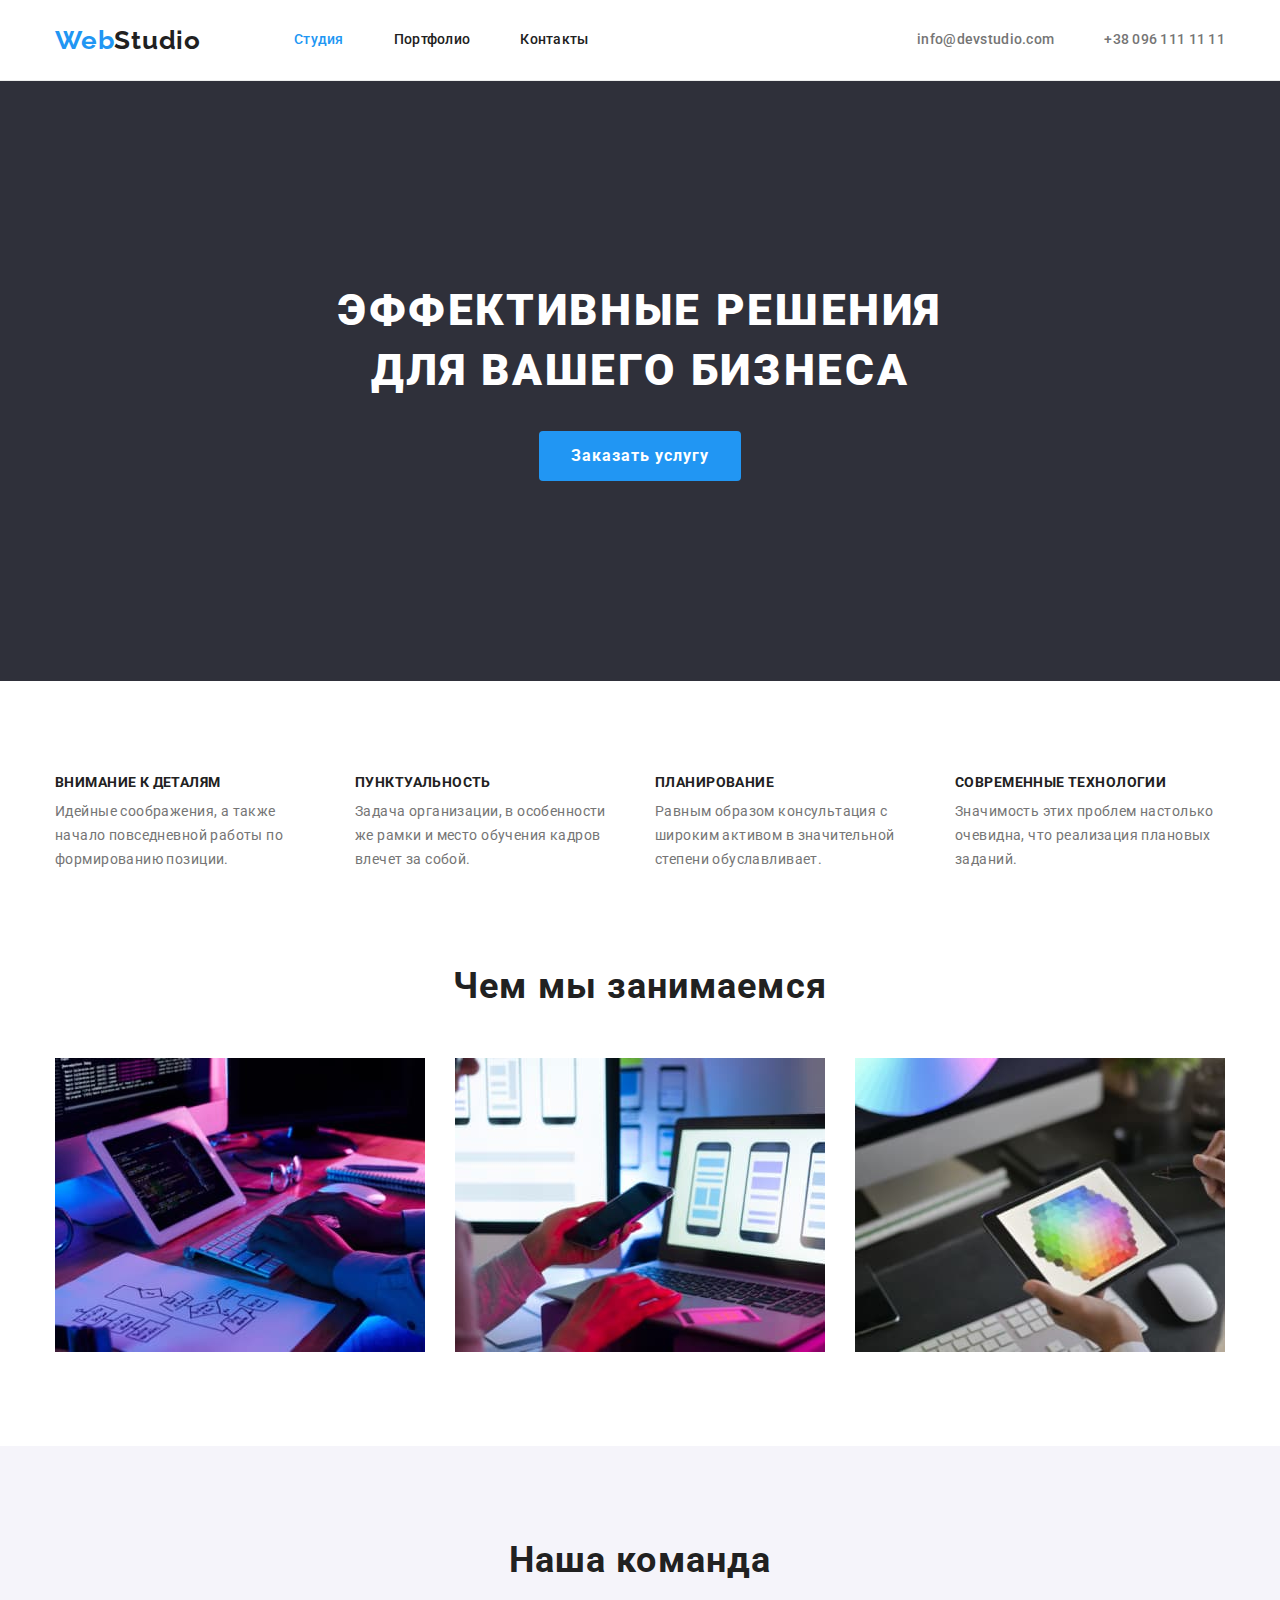
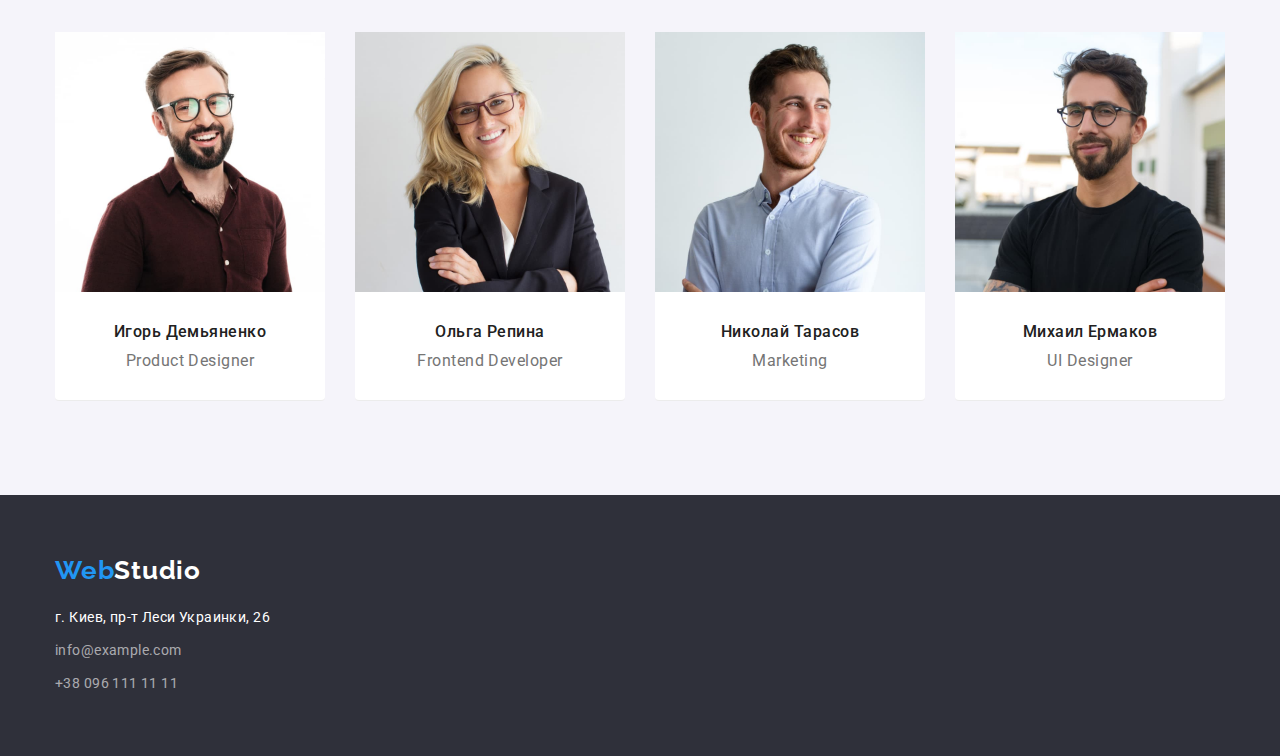
<file: index.html>
<!DOCTYPE html>
<html lang="ru">
	<head>
		<meta charset="UTF-8">
		<meta http-equiv="X-UA-Compatible" content="IE=edge">
		<meta name="viewport" content="width=device-width, initial-scale=1.0">
		<title>Web Studio</title>
		<link rel="preconnect" href="https://fonts.googleapis.com">
		<link rel="preconnect" href="https://fonts.gstatic.com" crossorigin>
		<link href="https://fonts.googleapis.com/css2?family=Raleway:wght@700&family=Roboto:wght@400;500;700;900&display=swap" rel="stylesheet">
		<link rel="stylesheet" href="https://cdn.jsdelivr.net/npm/modern-normalize@1.1.0/modern-normalize.min.css">
		<link rel="stylesheet" href="./css/styles.css" type="text/css">
	</head>

<body>
	<header class="page-header">
		<div class="container header-container">
			<a class="logo" href="./index.html" lang="en">Web<span class="logo-header">Studio</span></a>
		<nav>
			<ul class="navigation-list list">
					<li class="navigation-item"><a class="item-current" href="./index.html">Студия</a></li>
					<li class="navigation-item"><a class="item" href="./portfolio.html">Портфолио</a></li>
					<li class="navigation-item"><a class="item" href="">Контакты</a></li>
			</ul>
		</nav>
			<ul class="contact-group list">
				<li class="contact"><a class="contacts" href="mailto:info@devstudio.com">info@devstudio.com</a></li>
				<li class="contact"><a class="contacts" href="tel:+380961111111">+38 096 111 11 11</a></li>
			</ul>
		</div>
	</header>

<main>
	<!-- Section - hero -->
	<section class="section hero">
		<div class="container hero-container">
		<h1 class="hero-title">Эффективные решения<br> для вашего бизнеса</h1>
			<button class="btn-hero" type="button">Заказать услугу</button>
		</div>
	</section>

	<!-- Section - advantages -->
	<section class="section">
		<div class="container">
		<h2 class="visually-hidden">Наши приемущества</h2>
		<ul class="list advantage">
					<li class="advantage-item">
						<h3 class="advantage-title">Внимание к деталям</h3>
						<p class="advantage-text">Идейные соображения, а также начало повседневной работы по формированию позиции.</p>
					</li>
					<li class="advantage-item">
						<h3 class="advantage-title">Пунктуальность</h3>
						<p class="advantage-text">Задача организации, в особенности же рамки и место обучения кадров влечет за собой.</p>
					</li>
					<li class="advantage-item">
						<h3 class="advantage-title">Планирование</h3>
						<p class="advantage-text">Равным образом консультация с широким активом в значительной степени обуславливает.</p>
					</li>
					<li class="advantage-item">
						<h3 class="advantage-title">Современные технологии</h3>
						<p class="advantage-text">Значимость этих проблем настолько очевидна, что реализация плановых заданий.</p>
					</li>
			</ul>
		</div>
	</section>	

	<!-- Section - activities -->
	<section class="section activities">
		<div class="container">
		<h2 class="section-title">Чем мы занимаемся</h2>
			<ul class="list images">
				<li class="image">
					<img src="./images/marking-up.jpg" alt="marking-up-web-pages" width="370" height="294" />
				</li>
				<li class="image">
					<img src="./images/ui-ux.jpg" alt="ui-ux-design" width="370" height="294" />
				</li>
				<li class="image">
					<img src="./images/color-matching.jpg" alt="color-matching-for-web-design" width="370" height="294" />
				</li>
			</ul>
		</div>
	</section>
	
	<!-- Section - team -->
	<section class="section team">
		<div class="container">
		<h2  class="section-title">Наша команда</h2>
			<ul class="list team-list">
				<li class="team-block">
					<img 
						src="./images/team/img-1.jpg" 
						alt="Ihor-Demianenko" 
						width="270" 
						height="260"/>				
				<div class="character">
				<h3 class="teammate">Игорь Демьяненко</h3>
					<p class="team-paragraph" lang="en">Product Designer</p>
				</div>
				</li>
				<li class="team-block">
					<img 
						src="./images/team/img-2.jpg" 
						alt="Olha-Repina" 
						width="270" 
						height="260"/>				
				<div class="character">
				<h3 class="teammate">Ольга Репина</h3>
					<p class="team-paragraph" lang="en">Frontend Developer</p>
				</div>					
				</li>
				<li class="team-block">
					<img 
						src="./images/team/img-3.jpg" 
						alt="Nikolai-Tarasov" 
						width="270" 
						height="260"/>				
				<div class="character">
				<h3 class="teammate">Николай Тарасов</h3>
					<p class="team-paragraph" lang="en">Marketing</p>
				</div>
				</li>
				<li class="team-block">
					<img 
						src="./images/team/img-4.jpg" 
						alt="Mihail-Ermakov" 
						width="270" 
						height="260"/>				
				<div class="character">
				<h3 class="teammate">Михаил Ермаков</h3>
					<p class="team-paragraph" lang="en">UI Designer</p>				
				</div>
				</li>
			</ul>
		</div>
	</section>
</main>

<!-- Footer -->
<footer class="footer">
	<div class="container">
	<a class="logo-footer" href="./index.html" lang="en">Web<span class="logo-white">Studio</span></a>
	<address class="address">
		<ul class="list">
			<li class="link-address">
				<a class="footer-address" href="https://goo.gl/maps/NUQyk9xULY4GFTw99" target="_blank" 
				rel="noopener noreferrer">г. Киев, пр-т Леси
					Украинки, 26</a>
			</li>
			<li class="footer-contacts">
				<a class="footer-link" href="mailto:info@devstudio.com">info@example.com</a>
			</li>
			<li class="footer-contacts">
				<a class="footer-link" href="tel:+380961111111">+38 096 111 11 11</a>
			</li>
		</ul>
	</address>
	</div>
</footer>
</body>
</html>
</file>
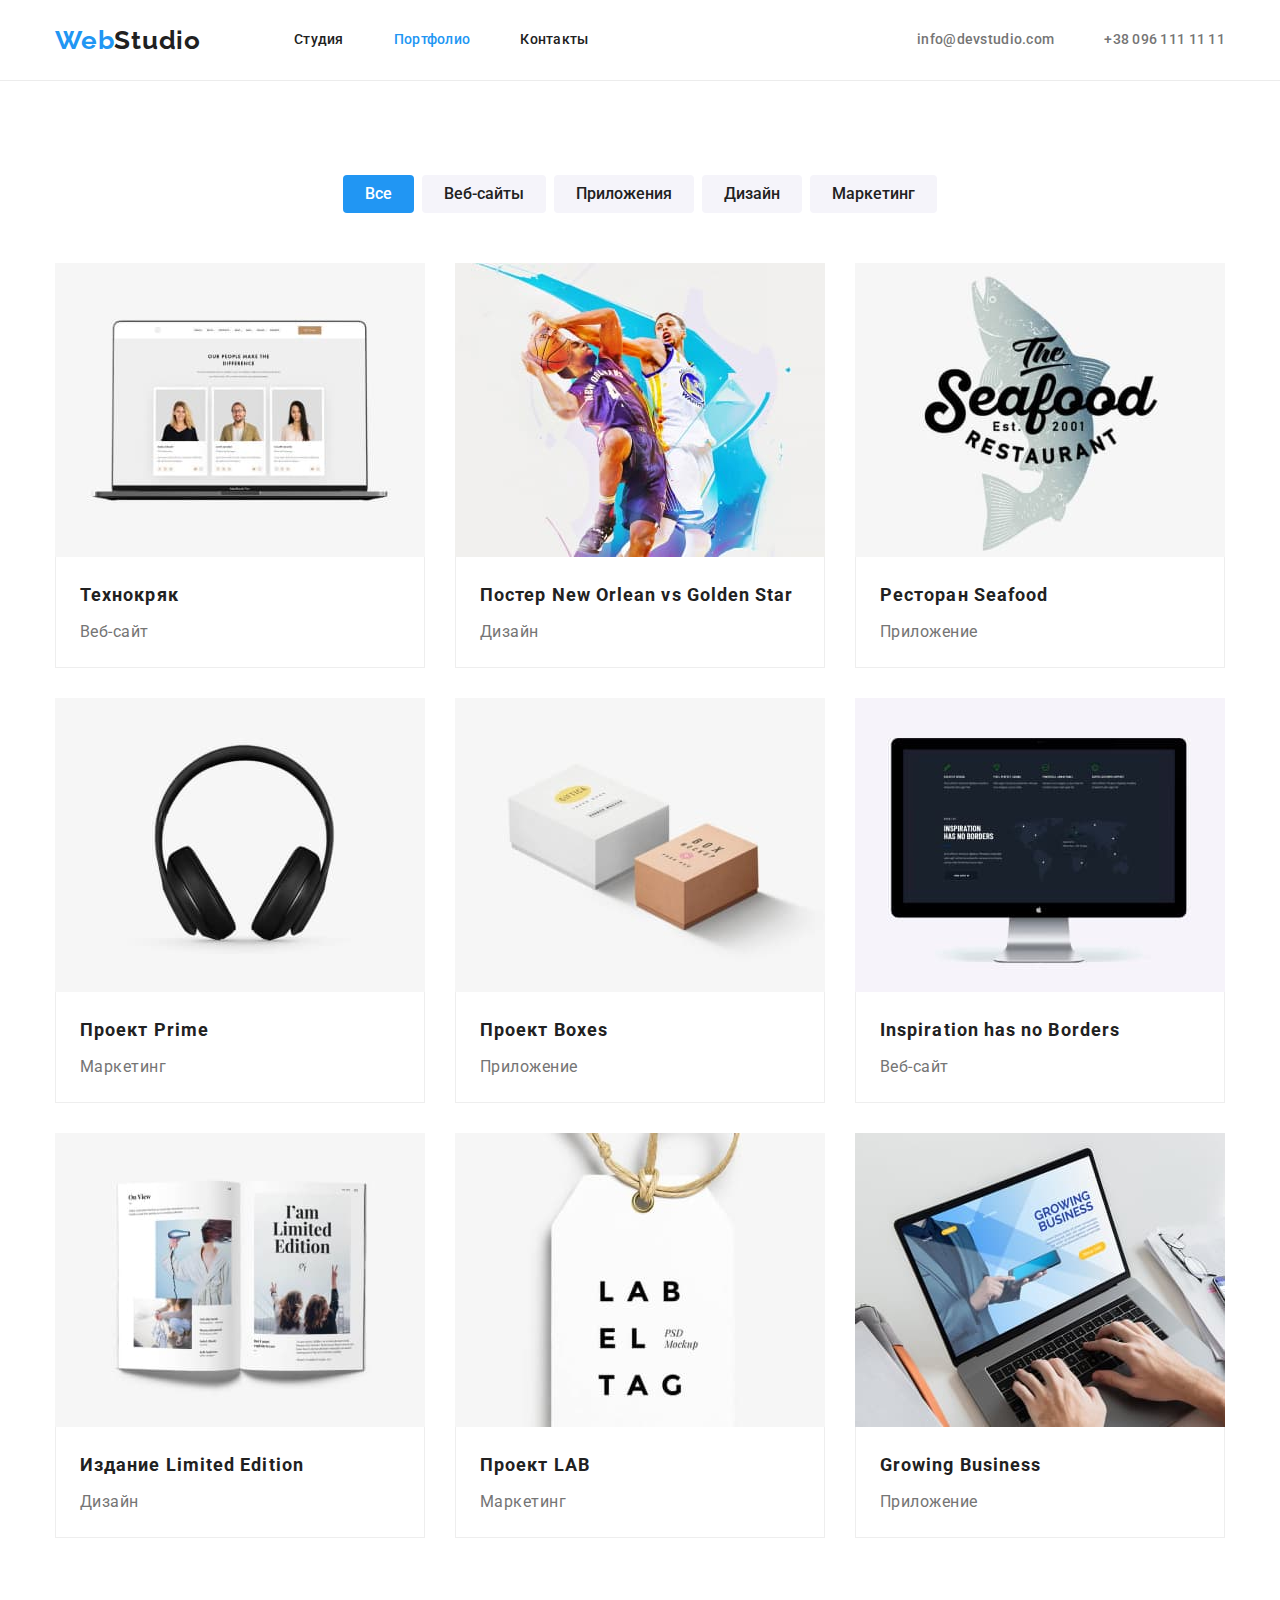
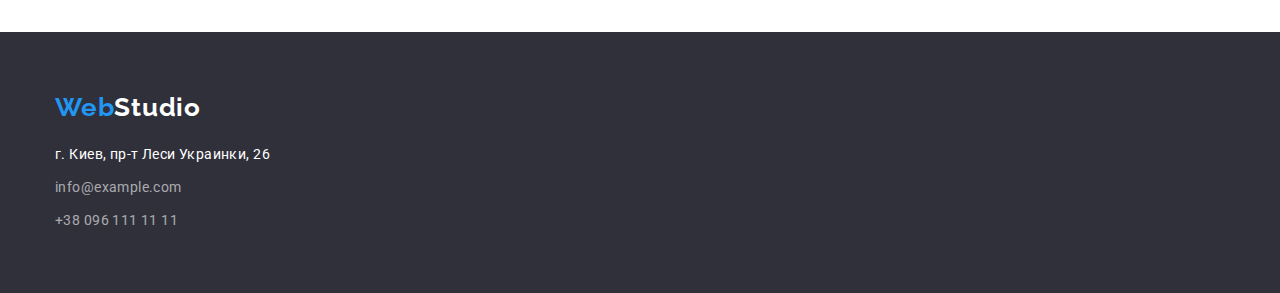
<file: portfolio.html>
<!DOCTYPE html>
<html lang="ru">
  <head>
    <meta charset="UTF-8">
    <meta http-equiv="X-UA-Compatible" content="IE=edge">
    <meta name="viewport" content="width=device-width, initial-scale=1.0">
    <title>Web Studio</title>
    <link rel="preconnect" href="https://fonts.googleapis.com">
    <link rel="preconnect" href="https://fonts.gstatic.com" crossorigin>
    <link href="https://fonts.googleapis.com/css2?family=Raleway:wght@700&family=Roboto:wght@400;500;700;900&display=swap" rel="stylesheet">
    <link rel="stylesheet" href="https://cdn.jsdelivr.net/npm/modern-normalize@1.1.0/modern-normalize.min.css">
    <link rel="stylesheet" href="./css/styles.css" type="text/css">
  </head>

<body>
  <header class="page-header">
    <div class="container header-container">
      <a class="logo" href="./index.html" lang="en">Web<span class="logo-header">Studio</span></a>
      <nav>
      <ul class="navigation-list list">
          <li class="navigation-item"><a class="item" href="./index.html">Студия</a></li>
          <li class="navigation-item"><a class="item-current" href="./portfolio.html">Портфолио</a></li>
          <li class="navigation-item"><a class="item" href="">Контакты</a></li>
      </ul>
    </nav>
      <ul class="contact-group list">
        <li class="contact"><a class="contacts" href="mailto:info@devstudio.com">info@devstudio.com</a></li>
        <li class="contact"><a class="contacts" href="tel:+380961111111">+38 096 111 11 11</a></li>
      </ul>
  </div>
  </header>

<main>
  <!-- Section - filters -->
  <section class="section">
    <div class="container">
    <h1 class="visually-hidden">Portfolio</h1>
        <ul class="btn-filters">
            <li class="btn-item">
              <button class="btn active" type="button">Все</button>
            </li>
            <li class="btn-item">
              <button class="btn" type="button">Веб-сайты</button>
            </li>
            <li class="btn-item">
              <button class="btn" type="button">Приложения</button>
            </li>
            <li class="btn-item">
              <button class="btn" type="button">Дизайн</button>
            </li>
            <li class="btn-item">
              <button class="btn" type="button">Маркетинг</button>
            </li>
        </ul>

<!-- Section - cards -->
  <ul class="cards-list">
    <li class="projects-list">
      <a class="link-filter" href="">
      <img class="image" src="./images/portfolio/web-site-1.jpg" alt="web-site-techno" width="370" height="294">
      <div class="cards">
                <h2 class="project-title">Технокряк</h2>
                <p class="project-paragraph">Веб-сайт</p>
      </div></a>
    </li>
    <li class="projects-list">
      <a class="link-filter" href="">
      <img src="./images/portfolio/design-1.jpg" alt="poster" width="370" height="294">
        <div class="cards">
                  <h2 class="project-title">Постер New Orlean vs Golden Star</h2>
                  <p class="project-paragraph">Дизайн</p>
        </div></a>
    </li>
    <li class="projects-list">
      <a class="link-filter" href="">
      <img src="./images/portfolio/app-seafood.jpg" alt="app-seafood" width="370" height="294">
        <div class="cards">
                  <h2 class="project-title">Ресторан Seafood</h2>
                  <p class="project-paragraph">Приложение</p>
        </div></a>
    </li>
    <li class="projects-list">
      <a class="link-filter" href="">
      <img src="./images/portfolio/marketing.jpg" alt="project-prime" width="370" height="294">
        <div class="cards">
                  <h2 class="project-title">Проект Prime</h2>
                  <p class="project-paragraph">Маркетинг</p>
        </div></a>
    </li>
    <li class="projects-list">
      <a class="link-filter" href="">
      <img src="./images/portfolio/app-boxes.jpg" alt="app-boxes" width="370" height="294">
        <div class="cards">
                  <h2 class="project-title">Проект Boxes</h2>
                  <p class="project-paragraph">Приложение</p>
        </div></a>
    </li>
    <li class="projects-list">
      <a class="link-filter" href="">
      <img src="./images/portfolio/web-site-2.jpg" alt="web-site-inspiration" width="370" height="294">
        <div class="cards">
                  <h2 class="project-title">Inspiration has no Borders</h2>
                  <p class="project-paragraph">Веб-сайт</p>
        </div></a>
    </li>
    <li class="projects-list">
      <a class="link-filter" href="">
      <img src="./images/portfolio/design-2.jpg" alt="design-edition" width="370" height="294">
        <div class="cards">
                  <h2 class="project-title">Издание Limited Edition</h2>
                  <p class="project-paragraph">Дизайн</p>
        </div></a>
    </li>
    <li class="projects-list">
      <a class="link-filter" href="">
      <img src="./images/portfolio/marketing-lab.jpg" alt="project-lab" width="370" height="294">
        <div class="cards">
                  <h2 class="project-title">Проект LAB</h2>
                  <p class="project-paragraph">Маркетинг</p>
        </div></a>
    </li>
    <li class="projects-list">
      <a class="link-filter" href="">
      <img src="./images/portfolio/app-gb.jpg" alt="app-gb" width="370" height="294">
        <div class="cards">
                  <h2 class="project-title">Growing Business</h2>
                  <p class="project-paragraph">Приложение</p>
        </div></a>
    </li>
  </ul>
  </div>
</section>
</main>

<!-- Footer -->
<footer class="footer">
  <div class="container">
  <a class="logo-footer" href="./index.html" lang="en">Web<span class="logo-white">Studio</span></a>
  <address class="address">
    <ul class="list">
      <li class="link-address">
        <a class="footer-address" href="https://goo.gl/maps/NUQyk9xULY4GFTw99" target="_blank"
          rel="noopener noreferrer">г. Киев, пр-т Леси
          Украинки, 26</a>
      </li>
      <li class="footer-contacts">
        <a class="footer-link" href="mailto:info@devstudio.com">info@example.com</a>
      </li>
      <li class="footer-contacts">
        <a class="footer-link" href="tel:+380961111111">+38 096 111 11 11</a>
      </li>
    </ul>
  </address>
  </div>
</footer>
</body>
</html>
</file>
<file: css/styles.css>
:root {
  --basic-color: #FFFFFF;
  --main-text-color: #212121;
  --secondary-text-color: #757575;
  --accent-color: #2196F3;
  --bg-color-dark: #2F303A;
  --bg-color-light: #F5F4FA;
  --border-color: #ECECEC;
  --cards-list-gap: 30px;
  --nav-margin-right: 50px;
  --default-margin-bottom: 50px;
  --padding-top: 94px;
  --padding-bottom: 94px;
}

body {
  color: var(--main-text-color);
  background-color: var(--basic-color);
  font-family: "Roboto", sans-serif;
  font-size: 14px;
}

.container {
  width: 1200px;
  margin-left: auto;
  margin-right: auto;
  padding-left: 15px;
  padding-right: 15px;
}

h1, 
h2, 
h3,
h4,
h5,
h6, 
p, 
ul {
  margin: 0;
  padding: 0;
  list-style: none;
}

img {
  display: block;
  max-width: 100%;
  height: auto;
}

.logo{
  color: var(--accent-color);
  font-family: "Raleway", sans-serif;
  font-weight: 700;
  font-size: 26px;
  line-height: 1.19;
  letter-spacing: 0.03em;
  text-decoration: none;
  margin-right: 93px;
}

.page-header {
  border-bottom: 1px solid var(--border-color);
}

.logo-header{
  color: var(--main-text-color);
}

.list {
  list-style: none;
  padding: 0;
  margin: 0;
}

.header-container {
  display: flex;
  align-items: center;
}

.navigation-list {
  display: flex;
  align-items: center;
}

.navigation-item {
  margin-right: var(--nav-margin-right);
}

.navigation-item:last-child {
  margin-right: 0;
}

.contact-group {
  display: flex;
  margin-left: auto;
}

.contact {
  margin-right: var(--nav-margin-right);
}

.contact:last-child {
  margin-right: 0;
}

.list .item {
  color: var(--main-text-color);
  font-weight: 500;
  line-height: 1.14;
  letter-spacing: 0.02em;
  text-decoration: none;
  display: block;
  padding-top: 32px;
  padding-bottom: 32px;
}

.list .item-current {
  color: var(--accent-color);
  font-weight: 500;
  line-height: 1.14;
  letter-spacing: 0.02em;
  text-decoration: none;
  display: block;
  padding-top: 32px;
  padding-bottom: 32px;
}

.list .item:hover,
.list .item:focus {
  color: var(--accent-color);
}

.contacts {
  color: var(--secondary-text-color);
  font-weight: 500;
  line-height: 1.14;
  letter-spacing: 0.02em;
  text-decoration: none;
  display: block;
  padding-top: 32px;
  padding-bottom: 32px;
}

.contacts:hover,
.contacts:focus {
  color: var(--accent-color);
}

.section.hero{
  background-color: var(--bg-color-dark);
  padding-top: 200px;
  padding-bottom: 200px;
}

.section {
  padding-top: var(--padding-top);
  padding-bottom: var(--padding-bottom);
}

.hero-title {
  color: var(--basic-color);
  font-weight: 900;
  font-size: 44px;
  line-height: 1.36;
  text-align: center;
  letter-spacing: 0.06em;
  text-transform: uppercase;
  margin-top: 0;
  margin-bottom: 30px;
}

.btn-hero{
  background-color: var(--accent-color);
  color: var(--basic-color);
  min-width: 200px;
  cursor: pointer;
  border-style: none;
  font-family: inherit;
  font-weight: 700;
  font-size: 16px;
  line-height: 1.87;
  display: flex;
  margin: auto;
  letter-spacing: 0.06em;
  border-radius: 4px;
  padding: 10px 32px;
}

.btn-hero:hover {
  background-color: #188CE8;
}

.btn-filters {
  display: flex;
  justify-content: center;
  list-style: none;
  margin-bottom: var(--default-margin-bottom);
}

.btn-item {
  margin-right: 8px;
}

.btn-item:last-child {
  margin-right: 0;
}

.btn {
background-color: var(--bg-color-light);
color: currentColor;
cursor: pointer;
font-family: inherit;
font-weight: 500;
font-size: 16px;
line-height: 1.62;
text-align: center;
border-style: none;
border-radius: 4px;
padding: 6px 22px;
}

.btn:hover,
.btn:focus {
  color: var(--basic-color);
  background-color: var(--accent-color);
}

.btn.active {
  color: var(--basic-color);
  background-color: var(--accent-color);
}

.btn-filter:hover,
.btn-filter:focus {
  color: var(--basic-color);
  background-color: var(--accent-color);
}

.cards-list {
  list-style: none;
  padding: 0;
  margin: 0;
  display: flex;
  flex-wrap: wrap;
  margin-left: calc(-1 * var(--cards-list-gap));
  margin-top: calc(-1 * var(--cards-list-gap));
}

.cards-list .projects-list {
  flex-basis: calc(100% / 3 - var(--cards-list-gap));
  margin-left: var(--cards-list-gap);
  margin-top: var(--cards-list-gap);
}

.link-filter {
  text-decoration: none;
}

.cards {
  padding: 20px 24px;
  border-left: 1px solid #EEEEEE;
  border-right: 1px solid #EEEEEE;
  border-bottom: 1px solid #EEEEEE;
}

.visually-hidden {
  position: absolute;
  white-space: nowrap;
  width: 1px;
  height: 1px;
  overflow: hidden;
  border: 0;
  padding: 0;
  clip: rect(0 0 0 0);
  clip-path: inset(50%);
  margin: -1px;
}

.advantage {
  display: flex;
}

.advantage-item {
  margin-right: 30px;
  max-width: 270px;
}

.advantage-item:last-child {
  margin-right: 0;
}

.advantage-title {
  font-size: 14px;
  font-weight: 700;
  line-height: 1.14;
  letter-spacing: 0.03em;
  text-transform: uppercase;
  margin-top: 0;
  margin-bottom: 10px;
}

.activities {
  padding-top: 0;
}

.images {
  display: flex;
  justify-content: center;
}

.image {
  margin-right: 30px;
}

.image:last-child {
  margin-right: 0;
}

.advantage-text {
  color: var(--secondary-text-color);
  line-height: 1.71;
  letter-spacing: 0.03em;
  margin-bottom: 0;
}

.project-title {
  color: var(--main-text-color);
  font-size: 18px;
  font-weight: 700;
  line-height: 2;
  letter-spacing: 0.06em;
  text-transform: none;
  margin-bottom: 4px;
}

.project-paragraph {
  color: var(--secondary-text-color);
font-size: 16px;
line-height: 1.88;
letter-spacing: 0.03em;
}

.team-block {
  background-color: var(--basic-color);
  margin-right: 30px;
  border-bottom: 1px solid var(--border-color);
  border-radius: 0px 0px 4px 4px;
}

.team-block:last-child {
  margin-right: 0;
}

.character {
  padding-top: 30px;
  padding-bottom: 30px;
}

.team-list {
  display: flex;
  justify-content: center;
}

.section-title {
  font-weight: 700;
  font-size: 36px;
  line-height: 1.16;
  text-align: center;
  letter-spacing: 0.03em;
  margin-top: 0;
  margin-bottom: var(--default-margin-bottom);
}

.team {
  background-color: var(--bg-color-light);
}

.teammate {
  font-weight: 500;
  font-size: 16px;
  line-height: 1.19;
  letter-spacing: 0.03em;
  text-align: center;
  margin-bottom: 10px;
}

.team-paragraph {
  color: var(--secondary-text-color);
  font-size: 16px;
  line-height: 1.19;
  letter-spacing: 0.03em;
  text-align: center;
  margin-bottom: 0;
}

.footer {
  background-color: var(--bg-color-dark);
  padding-top: 60px;
  padding-bottom: 60px;
}

.logo-footer {
  color: var(--accent-color);
  font-family: "Raleway", sans-serif;
  font-weight: 700;
  font-size: 26px;
  line-height: 1.19;
  letter-spacing: 0.03em;
  text-decoration: none;
}

.logo-white {
  color: var(--basic-color);
}

.address {
  margin-top: 20px;
}

.link-address {
  font-style: normal;
  text-decoration: none;
  margin-bottom: 9px;
}

.address .footer-address {
  color: var(--basic-color);
  line-height: 1.71;
  letter-spacing: 0.03em;
  text-decoration: none;
}

.footer-contacts {
  margin-bottom: 9px;
}

.footer-contacts:last-child {
  margin-bottom: 0px;
}

.footer-link {
  color: rgba(255, 255, 255, 0.6);
  line-height: 1.71;
  letter-spacing: 0.03em;
  font-style: normal;
  text-decoration: none;
}

.footer-link:hover,
.footer-link:focus {
  color: var(--accent-color);
}
</file>
